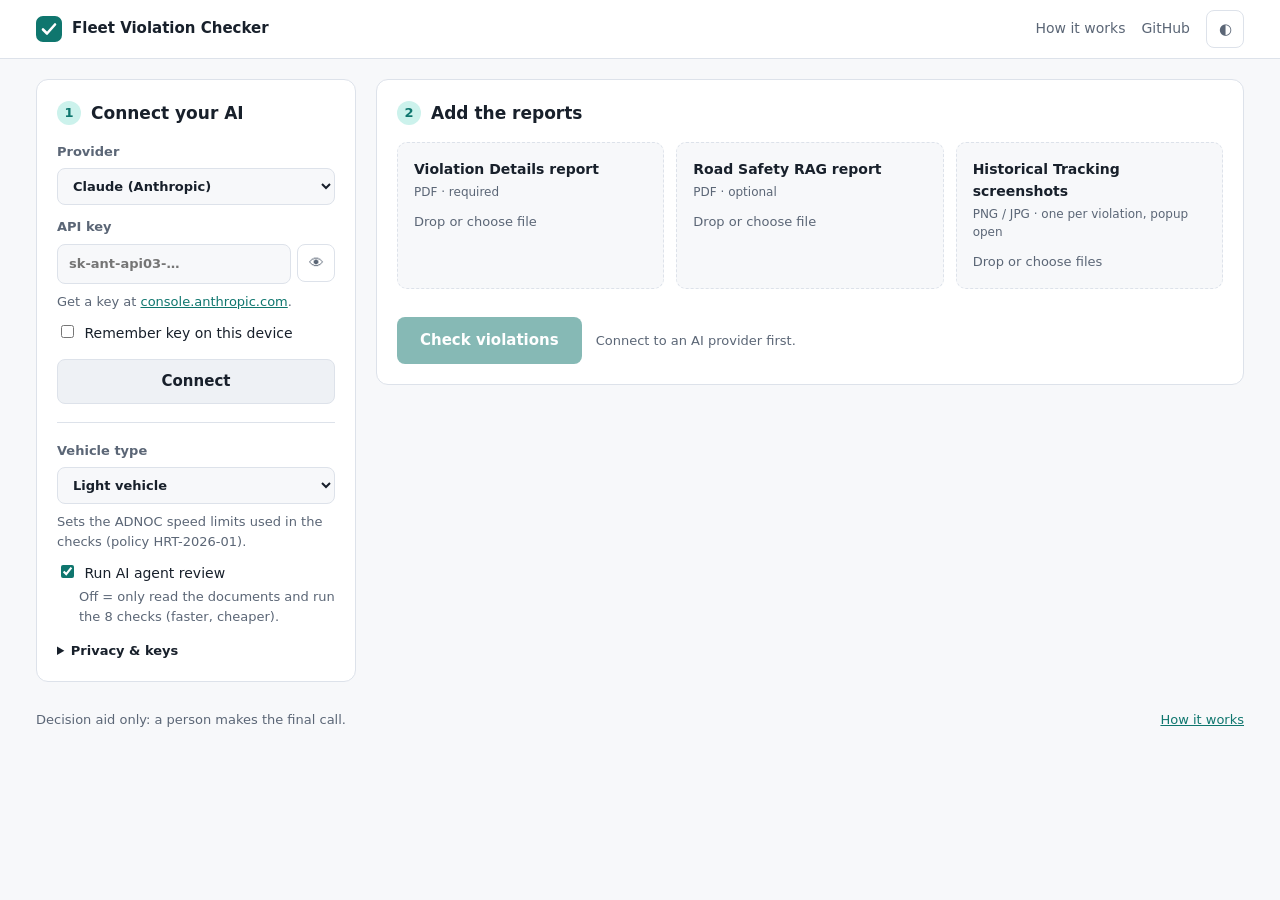
<file: docs/index.html>
<!doctype html>
<html lang="en">
<head>
<meta charset="utf-8">
<meta name="viewport" content="width=device-width, initial-scale=1">
<meta http-equiv="Content-Security-Policy" content="default-src 'self'; script-src 'self'; style-src 'self' 'unsafe-inline' https://fonts.googleapis.com; font-src https://fonts.gstatic.com; img-src 'self' blob: data:; connect-src https://api.anthropic.com https://api.openai.com https://generativelanguage.googleapis.com https://overpass-api.de https://overpass.private.coffee https://maps.mail.ru; base-uri 'none'; form-action 'none'">
<meta name="referrer" content="no-referrer">
<title>Fleet Violation Checker</title>
<meta name="description" content="Check whether IVMS speeding violations are genuine or false positives, using Claude, ChatGPT or Gemini, right in your browser.">
<link rel="preconnect" href="https://fonts.googleapis.com">
<link rel="preconnect" href="https://fonts.gstatic.com" crossorigin>
<link href="https://fonts.googleapis.com/css2?family=Inter:wght@400;500;600;700&family=JetBrains+Mono:wght@400;500&display=swap" rel="stylesheet">
<link rel="stylesheet" href="assets/app.css">
<link rel="icon" href="data:image/svg+xml,%3Csvg xmlns='http://www.w3.org/2000/svg' viewBox='0 0 26 26'%3E%3Crect width='26' height='26' rx='7' fill='%230f766e'/%3E%3Cpath d='M7 13.5l4 4 8-9' stroke='%23fff' stroke-width='2.6' fill='none' stroke-linecap='round' stroke-linejoin='round'/%3E%3C/svg%3E">
</head>
<body>
<header class="top">
  <div class="wrap bar">
    <a class="brand" href="./">
      <svg width="26" height="26" viewBox="0 0 26 26" aria-hidden="true"><rect width="26" height="26" rx="7" fill="var(--accent)"/><path d="M7 13.5l4 4 8-9" stroke="#fff" stroke-width="2.6" fill="none" stroke-linecap="round" stroke-linejoin="round"/></svg>
      Fleet Violation Checker
    </a>
    <nav>
      <a href="about.html">How it works</a>
      <a href="https://github.com/jaalak/fleet-violation-ai-agent">GitHub</a>
      <button class="icon-btn" id="theme" type="button" aria-label="Toggle dark mode" title="Toggle theme">◐</button>
    </nav>
  </div>
</header>

<main class="wrap layout">
  <!-- ============ left: AI provider ============ -->
  <aside class="panel" aria-labelledby="ai-h">
    <h2 id="ai-h"><span class="num">1</span> Connect your AI</h2>

    <label class="field">Provider
      <select id="provider">
        <option value="anthropic">Claude (Anthropic)</option>
        <option value="openai">ChatGPT (OpenAI)</option>
        <option value="gemini">Google Gemini</option>
      </select>
    </label>

    <label class="field">API key
      <span class="key-row">
        <input id="apikey" type="password" autocomplete="off" spellcheck="false" placeholder="Paste your API key">
        <button class="icon-btn" id="showkey" type="button" aria-label="Show key" title="Show / hide">👁</button>
      </span>
    </label>
    <p class="hint" id="keyhint"></p>

    <label class="check"><input type="checkbox" id="remember"> Remember key on this device</label>

    <button class="btn" id="connect" type="button">Connect</button>
    <div id="connstatus" class="status" role="status" aria-live="polite"></div>

    <div id="modelbox" hidden>
      <label class="field">Model
        <select id="model"></select>
      </label>
      <label class="field" id="custombox" hidden>Model id
        <input id="custommodel" type="text" spellcheck="false" placeholder="e.g. claude-opus-5-5">
      </label>
    </div>

    <hr>
    <label class="field">Vehicle type
      <select id="vehicle">
        <option value="light">Light vehicle</option>
        <option value="bus_small">Bus, 22 seats or fewer</option>
        <option value="heavy">Heavy vehicle / bus 23+ seats</option>
      </select>
    </label>
    <p class="hint">Sets the ADNOC speed limits used in the checks (policy HRT-2026-01).</p>
    <label class="check"><input type="checkbox" id="useagent" checked> Run AI agent review
      <span class="hint block">Off = only read the documents and run the 8 checks (faster, cheaper).</span></label>

    <details class="privacy">
      <summary>Privacy &amp; keys</summary>
      <p>This page has no server. Your key and files go straight from your browser to the AI provider you
        chose, and GPS points go to OpenStreetMap for the road check. Nothing is sent to GitHub or to us.</p>
      <p>The key is kept for this tab only, unless you tick "Remember", which stores it in this browser.
        Use a key with a spending limit.</p>
      <p>Chat subscriptions (Claude Pro/Max, ChatGPT Plus, Gemini Advanced) don't include API access.
        Gemini offers a free-tier API key.</p>
    </details>
  </aside>

  <!-- ============ right: files + results ============ -->
  <section class="main">
    <div class="panel">
      <h2><span class="num">2</span> Add the reports</h2>
      <div class="drops">
        <label class="drop" id="drop-viol">
          <input type="file" id="f-viol" accept="application/pdf">
          <strong>Violation Details report</strong><span>PDF · required</span>
          <em class="filename" data-empty="Drop or choose file"></em>
        </label>
        <label class="drop" id="drop-rag">
          <input type="file" id="f-rag" accept="application/pdf">
          <strong>Road Safety RAG report</strong><span>PDF · optional</span>
          <em class="filename" data-empty="Drop or choose file"></em>
        </label>
        <label class="drop" id="drop-shots">
          <input type="file" id="f-shots" accept="image/png,image/jpeg,image/webp" multiple>
          <strong>Historical Tracking screenshots</strong><span>PNG / JPG · one per violation, popup open</span>
          <em class="filename" data-empty="Drop or choose files"></em>
        </label>
      </div>
      <div class="thumbs" id="thumbs"></div>
      <div class="run-row">
        <button class="btn primary" id="run" type="button" disabled>Check violations</button>
        <span class="hint" id="runhint">Connect to an AI provider and add the Violation Details PDF.</span>
      </div>
    </div>

    <div class="panel" id="logpanel" hidden>
      <div class="log-head"><h3 id="logtitle">Working…</h3><span class="spinner" id="spinner"></span></div>
      <ol class="log" id="log"></ol>
    </div>

    <div id="results"></div>
  </section>
</main>

<footer class="wrap foot">
  <span>Decision aid only: a person makes the final call.</span>
  <a href="about.html">How it works</a>
</footer>

<script type="module" src="js/app.js"></script>
</body>
</html>
</file>
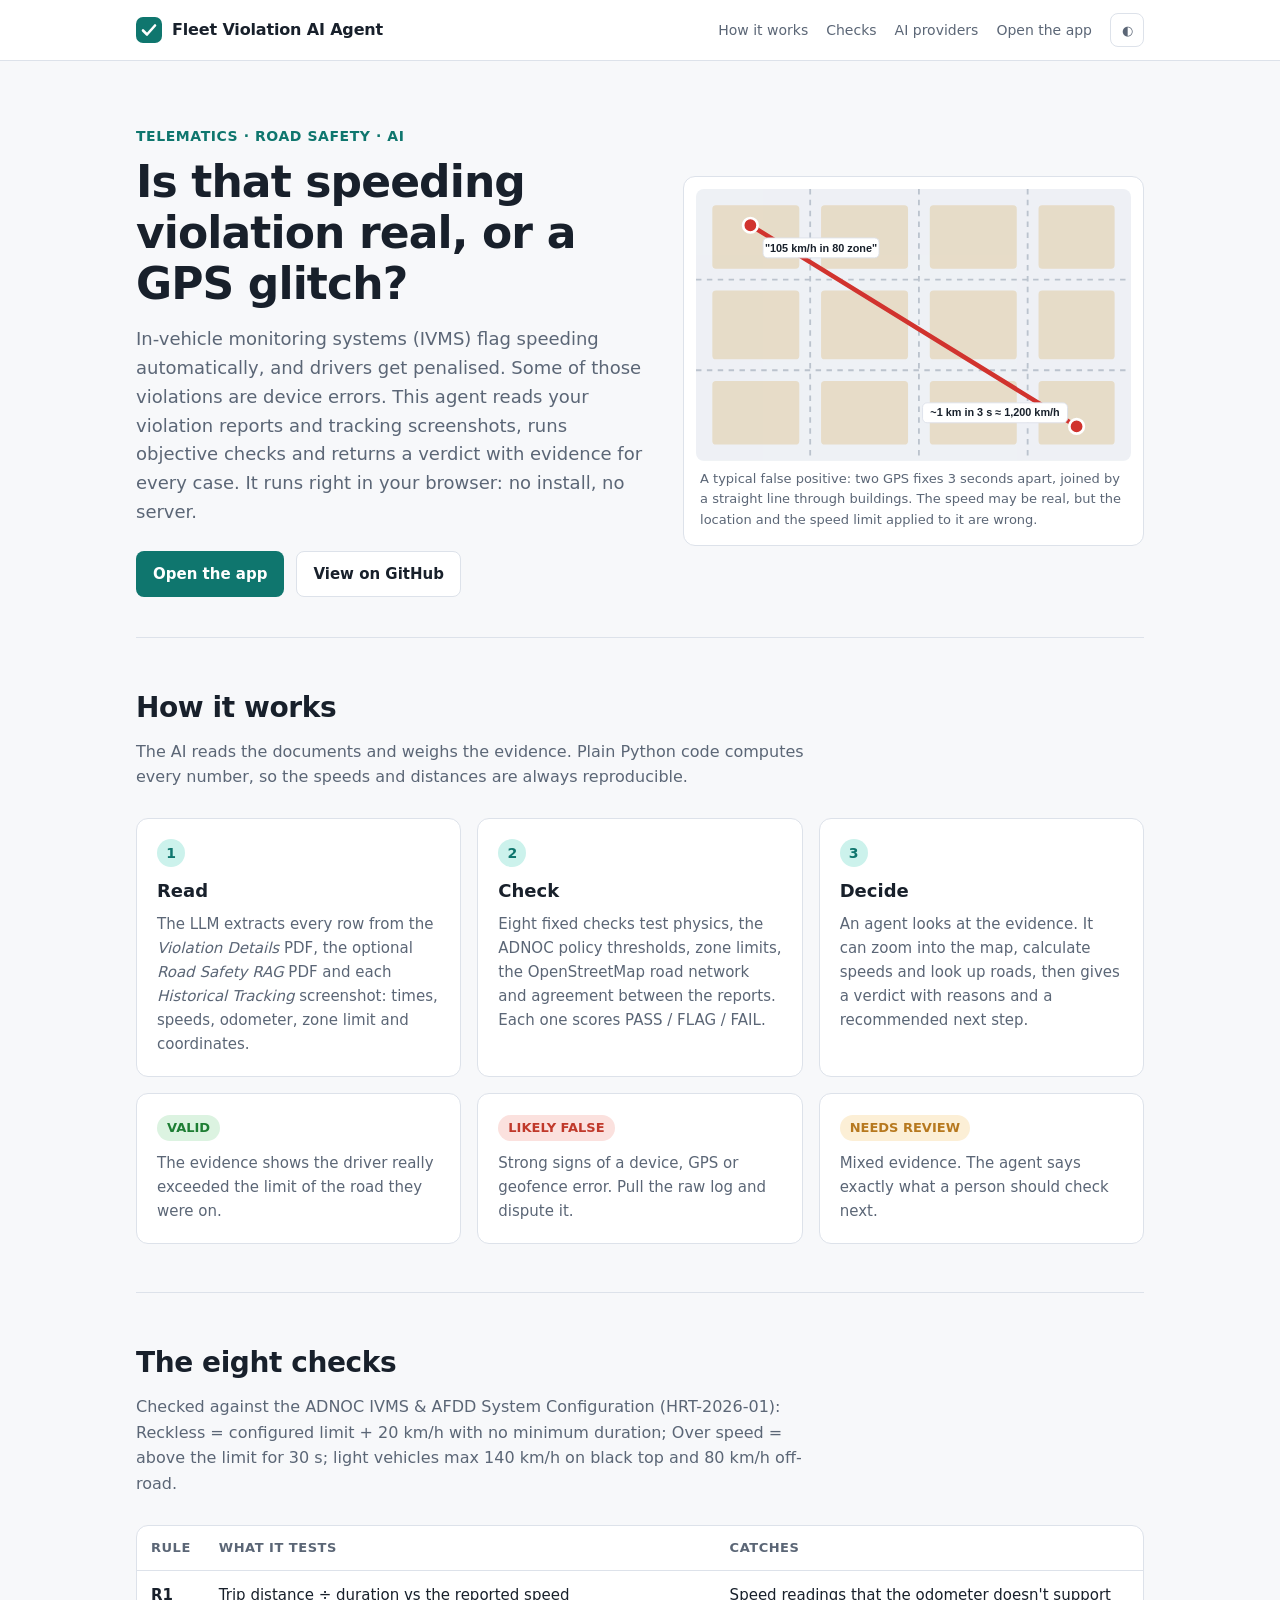
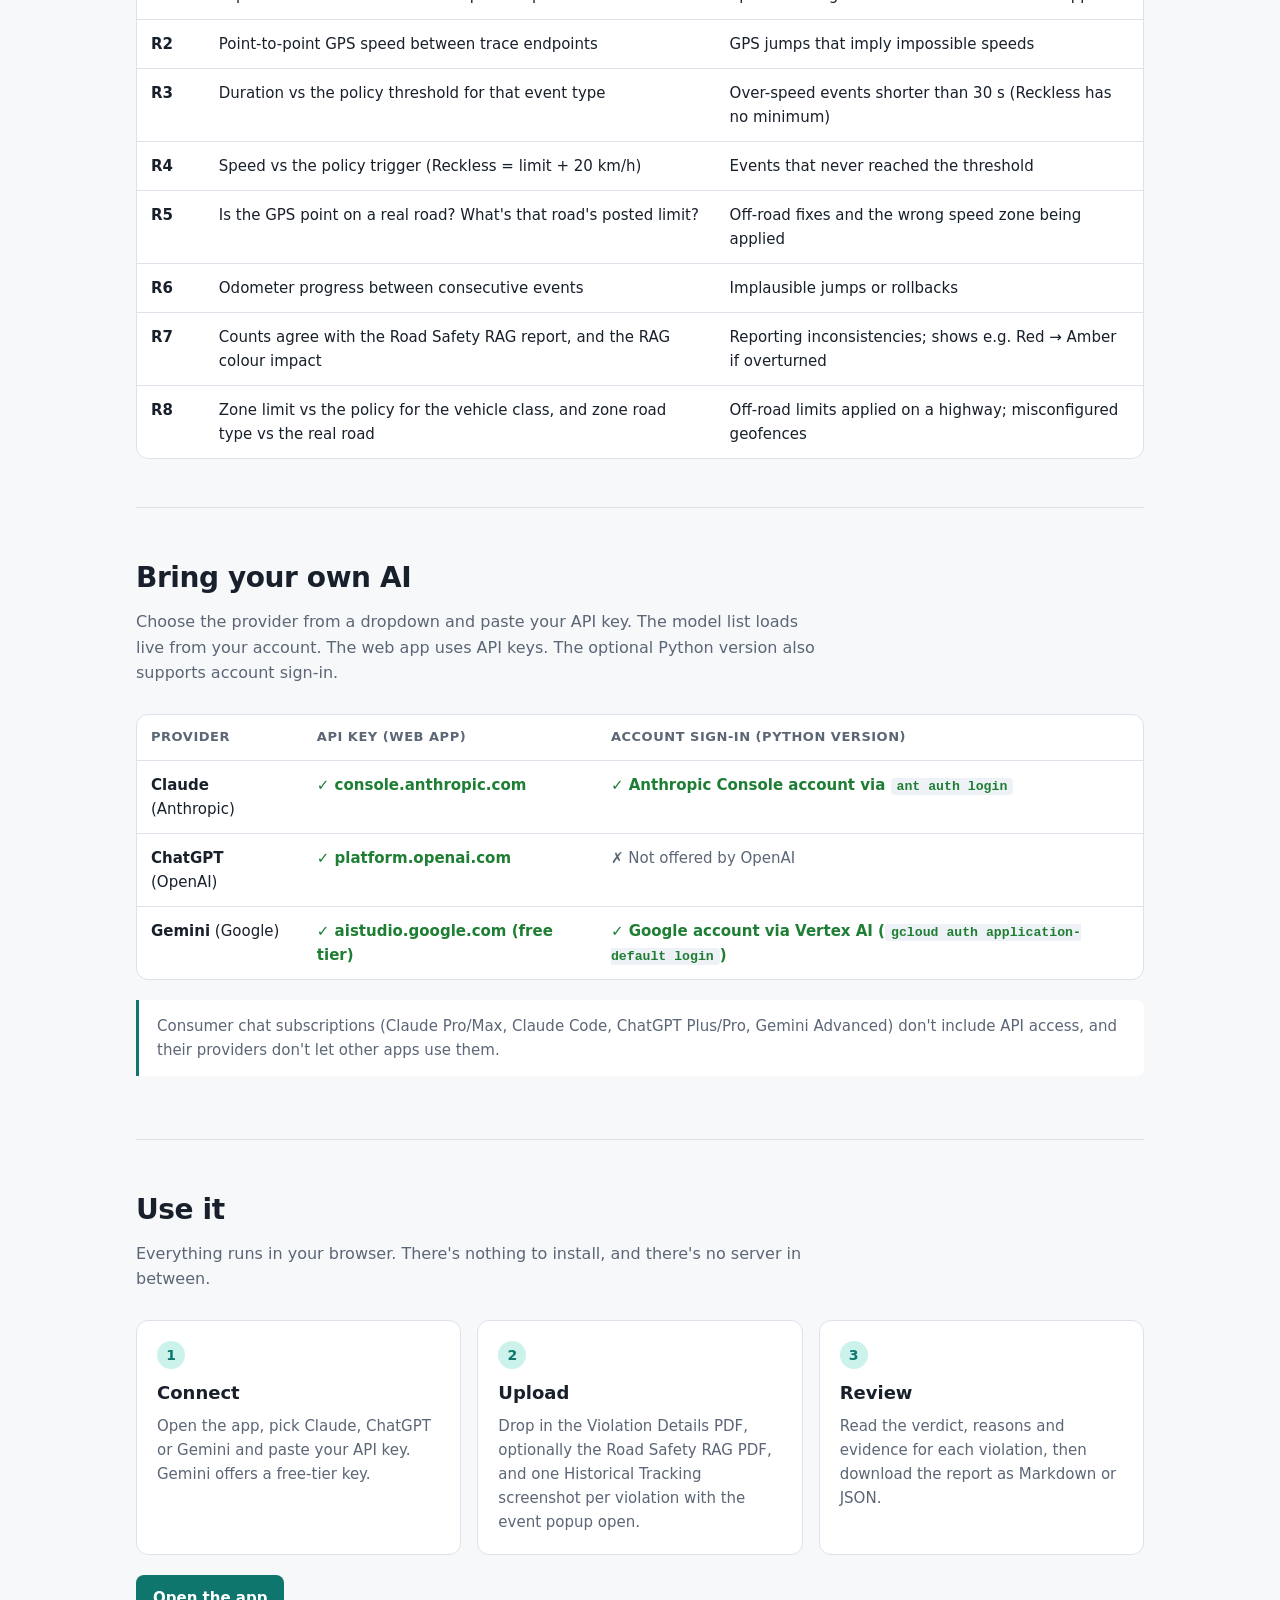
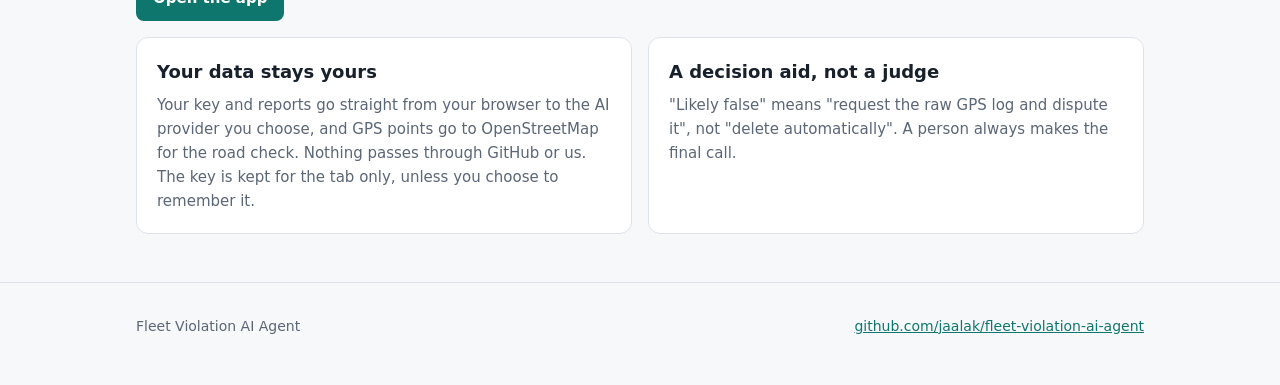
<file: docs/about.html>
<!doctype html>
<html lang="en">
<head>
<meta charset="utf-8">
<meta name="viewport" content="width=device-width, initial-scale=1">
<meta http-equiv="Content-Security-Policy" content="default-src 'self'; script-src 'self'; style-src 'self' 'unsafe-inline' https://fonts.googleapis.com; font-src https://fonts.gstatic.com; img-src 'self' data:; base-uri 'none'">
<title>How It Works · Fleet Violation Checker</title>
<meta name="description" content="An AI agent that checks whether IVMS speeding violations are genuine or false positives caused by GPS jumps, wrong speed zones or sensor spikes.">
<link rel="preconnect" href="https://fonts.googleapis.com">
<link rel="preconnect" href="https://fonts.gstatic.com" crossorigin>
<link href="https://fonts.googleapis.com/css2?family=Inter:wght@400;500;600;700&family=JetBrains+Mono:wght@400;500&display=swap" rel="stylesheet">
<style>
  :root {
    --bg: #f7f8fa; --surface: #ffffff; --surface-2: #eef1f5; --text: #18202b; --muted: #5b6676;
    --border: #dde2ea; --accent: #0f766e; --accent-soft: #ccf2ec;
    --ok: #1e7e34; --ok-soft: #dcf3e1; --bad: #c0392b; --bad-soft: #fbe1de; --warn: #b7791f; --warn-soft: #fcefd6;
    --road: #9aa5b4; --block: #e7dcc8; --trace: #d1332e; --code-bg: #0f1720; --code-text: #e6edf3;
  }
  @media (prefers-color-scheme: dark) {
    :root:not([data-theme="light"]) {
      --bg: #0d1117; --surface: #151b23; --surface-2: #1c2430; --text: #e6edf3; --muted: #9aa7b6;
      --border: #2a3441; --accent: #2dd4bf; --accent-soft: #0f3a36;
      --ok: #4ade80; --ok-soft: #12301d; --bad: #f87171; --bad-soft: #3a1717; --warn: #fbbf24; --warn-soft: #3a2c0d;
      --road: #4b5563; --block: #2b2a26; --trace: #f87171; --code-bg: #0a0e14; --code-text: #e6edf3;
    }
  }
  :root[data-theme="dark"] {
    --bg: #0d1117; --surface: #151b23; --surface-2: #1c2430; --text: #e6edf3; --muted: #9aa7b6;
    --border: #2a3441; --accent: #2dd4bf; --accent-soft: #0f3a36;
    --ok: #4ade80; --ok-soft: #12301d; --bad: #f87171; --bad-soft: #3a1717; --warn: #fbbf24; --warn-soft: #3a2c0d;
    --road: #4b5563; --block: #2b2a26; --trace: #f87171; --code-bg: #0a0e14; --code-text: #e6edf3;
  }
  * { box-sizing: border-box; }
  html { scroll-behavior: smooth; }
  body { margin: 0; background: var(--bg); color: var(--text); font: 16px/1.6 Inter, system-ui, sans-serif; }
  a { color: var(--accent); }
  .wrap { max-width: 1040px; margin: 0 auto; padding: 0 16px; }
  header.top { border-bottom: 1px solid var(--border); background: var(--surface); }
  header.top .wrap { display: flex; align-items: center; justify-content: space-between; height: 60px; gap: 12px; }
  .brand { font-weight: 700; letter-spacing: -0.01em; display: flex; align-items: center; gap: 10px; }
  .brand svg { flex: none; }
  nav { display: flex; gap: 18px; align-items: center; }
  nav a { color: var(--muted); text-decoration: none; font-size: 14px; font-weight: 500; }
  nav a:hover { color: var(--text); }
  .btn { display: inline-flex; align-items: center; gap: 8px; padding: 10px 16px; border-radius: 8px; font-weight: 600;
         font-size: 15px; text-decoration: none; border: 1px solid var(--border); color: var(--text); background: var(--surface); }
  .btn.primary { background: var(--accent); color: #fff; border-color: transparent; }
  :root[data-theme="dark"] .btn.primary { color: #062b27; }
  @media (prefers-color-scheme: dark) { :root:not([data-theme="light"]) .btn.primary { color: #062b27; } }
  .hero { padding: 64px 0 40px; display: grid; grid-template-columns: 1.1fr 1fr; gap: 40px; align-items: center; }
  .eyebrow { color: var(--accent); font-weight: 600; font-size: 14px; letter-spacing: 0.04em; text-transform: uppercase; }
  h1 { font-size: clamp(30px, 5vw, 44px); line-height: 1.15; letter-spacing: -0.02em; margin: 10px 0 16px; }
  h2 { font-size: 28px; letter-spacing: -0.015em; margin: 0 0 8px; }
  h3 { font-size: 18px; margin: 0 0 6px; }
  .lead { font-size: 18px; color: var(--muted); margin: 0 0 24px; }
  .cta { display: flex; gap: 12px; flex-wrap: wrap; }
  section { padding: 48px 0; border-top: 1px solid var(--border); }
  .sub { color: var(--muted); margin: 0 0 28px; max-width: 680px; }
  .card { background: var(--surface); border: 1px solid var(--border); border-radius: 12px; padding: 20px; }
  .grid3 { display: grid; grid-template-columns: repeat(3, 1fr); gap: 16px; }
  .grid2 { display: grid; grid-template-columns: repeat(2, 1fr); gap: 16px; }
  .step-n { width: 28px; height: 28px; border-radius: 50%; background: var(--accent-soft); color: var(--accent);
            display: grid; place-items: center; font-weight: 700; font-size: 14px; margin-bottom: 10px; }
  .card p { margin: 0; color: var(--muted); font-size: 15px; }
  .figure { background: var(--surface); border: 1px solid var(--border); border-radius: 12px; padding: 12px; }
  .figure figcaption { font-size: 13px; color: var(--muted); padding: 8px 4px 2px; }
  .figure svg { width: 100%; height: auto; display: block; border-radius: 8px; }
  table { width: 100%; border-collapse: collapse; font-size: 15px; }
  th, td { text-align: left; padding: 12px 14px; border-bottom: 1px solid var(--border); vertical-align: top; }
  th { font-size: 13px; text-transform: uppercase; letter-spacing: 0.04em; color: var(--muted); font-weight: 600; }
  .table-wrap { background: var(--surface); border: 1px solid var(--border); border-radius: 12px; overflow-x: auto; }
  .table-wrap tr:last-child td { border-bottom: 0; }
  code, pre { font-family: "JetBrains Mono", ui-monospace, monospace; }
  td code, p code, li code { background: var(--surface-2); padding: 1px 6px; border-radius: 4px; font-size: 0.88em; }
  pre { background: var(--code-bg); color: var(--code-text); padding: 18px 20px; border-radius: 12px; overflow-x: auto;
        font-size: 14px; line-height: 1.7; margin: 0; }
  pre .c { color: #7d8b99; }
  .pill { display: inline-block; padding: 3px 10px; border-radius: 999px; font-size: 13px; font-weight: 600; }
  .pill.ok { background: var(--ok-soft); color: var(--ok); }
  .pill.bad { background: var(--bad-soft); color: var(--bad); }
  .pill.warn { background: var(--warn-soft); color: var(--warn); }
  .yes { color: var(--ok); font-weight: 600; }
  .no { color: var(--muted); }
  .note { border-left: 3px solid var(--accent); background: var(--surface); padding: 14px 18px; border-radius: 0 8px 8px 0;
          color: var(--muted); font-size: 15px; margin-top: 20px; }
  footer { padding: 32px 0 48px; border-top: 1px solid var(--border); color: var(--muted); font-size: 14px; }
  footer .wrap { display: flex; justify-content: space-between; gap: 16px; flex-wrap: wrap; }
  .theme-toggle { background: none; border: 1px solid var(--border); color: var(--muted); border-radius: 8px;
                  width: 34px; height: 34px; cursor: pointer; display: grid; place-items: center; }
  @media (max-width: 820px) {
    .hero { grid-template-columns: 1fr; padding-top: 40px; }
    .grid3, .grid2 { grid-template-columns: 1fr; }
    nav a.hide-sm { display: none; }
  }
</style>
</head>
<body>
<header class="top">
  <div class="wrap">
    <div class="brand">
      <svg width="26" height="26" viewBox="0 0 26 26" aria-hidden="true"><rect width="26" height="26" rx="7" fill="var(--accent)"/><path d="M7 13.5l4 4 8-9" stroke="#fff" stroke-width="2.6" fill="none" stroke-linecap="round" stroke-linejoin="round"/></svg>
      Fleet Violation AI Agent
    </div>
    <nav>
      <a class="hide-sm" href="#how">How it works</a>
      <a class="hide-sm" href="#checks">Checks</a>
      <a class="hide-sm" href="#providers">AI providers</a>
      <a href="./">Open the app</a>
      <button class="theme-toggle" id="theme" aria-label="Toggle dark mode" title="Toggle theme">◐</button>
    </nav>
  </div>
</header>

<main class="wrap">
  <div class="hero">
    <div>
      <div class="eyebrow">Telematics · Road safety · AI</div>
      <h1>Is that speeding violation real, or a GPS glitch?</h1>
      <p class="lead">In-vehicle monitoring systems (IVMS) flag speeding automatically, and drivers get penalised.
        Some of those violations are device errors. This agent reads your violation reports and tracking
        screenshots, runs objective checks and returns a verdict with evidence for every case. It runs right in your browser: no install, no server.</p>
      <div class="cta">
        <a class="btn primary" href="./">Open the app</a>
        <a class="btn" href="https://github.com/jaalak/fleet-violation-ai-agent">View on GitHub</a>
      </div>
    </div>
    <figure class="figure" style="margin:0">
      <svg viewBox="0 0 480 300" role="img" aria-label="Map sketch: a red trace cuts straight across city blocks between two GPS fixes three seconds apart">
        <rect width="480" height="300" fill="var(--surface-2)"/>
        <g fill="var(--block)">
          <rect x="18" y="18" width="96" height="70" rx="4"/><rect x="138" y="18" width="96" height="70" rx="4"/>
          <rect x="258" y="18" width="96" height="70" rx="4"/><rect x="378" y="18" width="84" height="70" rx="4"/>
          <rect x="18" y="112" width="96" height="76" rx="4"/><rect x="138" y="112" width="96" height="76" rx="4"/>
          <rect x="258" y="112" width="96" height="76" rx="4"/><rect x="378" y="112" width="84" height="76" rx="4"/>
          <rect x="18" y="212" width="96" height="70" rx="4"/><rect x="138" y="212" width="96" height="70" rx="4"/>
          <rect x="258" y="212" width="96" height="70" rx="4"/><rect x="378" y="212" width="84" height="70" rx="4"/>
        </g>
        <g stroke="var(--road)" stroke-width="2" stroke-dasharray="6 6" opacity=".6">
          <line x1="0" y1="100" x2="480" y2="100"/><line x1="0" y1="200" x2="480" y2="200"/>
          <line x1="126" y1="0" x2="126" y2="300"/><line x1="246" y1="0" x2="246" y2="300"/><line x1="366" y1="0" x2="366" y2="300"/>
        </g>
        <line x1="60" y1="40" x2="420" y2="262" stroke="var(--trace)" stroke-width="5" stroke-linecap="round"/>
        <circle cx="60" cy="40" r="8" fill="var(--trace)" stroke="var(--surface)" stroke-width="3"/>
        <circle cx="420" cy="262" r="8" fill="var(--trace)" stroke="var(--surface)" stroke-width="3"/>
        <g font-family="Inter, sans-serif" font-size="12" font-weight="600">
          <rect x="250" y="236" width="160" height="22" rx="5" fill="var(--surface)" stroke="var(--border)"/>
          <text x="330" y="251" text-anchor="middle" fill="var(--text)">~1 km in 3 s ≈ 1,200 km/h</text>
          <rect x="74" y="54" width="128" height="22" rx="5" fill="var(--surface)" stroke="var(--border)"/>
          <text x="138" y="69" text-anchor="middle" fill="var(--text)">"105 km/h in 80 zone"</text>
        </g>
      </svg>
      <figcaption>A typical false positive: two GPS fixes 3 seconds apart, joined by a straight line through
        buildings. The speed may be real, but the location and the speed limit applied to it are wrong.</figcaption>
    </figure>
  </div>

  <section id="how">
    <h2>How it works</h2>
    <p class="sub">The AI reads the documents and weighs the evidence. Plain Python code computes every
      number, so the speeds and distances are always reproducible.</p>
    <div class="grid3">
      <div class="card"><div class="step-n">1</div><h3>Read</h3>
        <p>The LLM extracts every row from the <em>Violation Details</em> PDF, the optional <em>Road Safety RAG</em>
          PDF and each <em>Historical Tracking</em> screenshot: times, speeds, odometer, zone limit and coordinates.</p></div>
      <div class="card"><div class="step-n">2</div><h3>Check</h3>
        <p>Eight fixed checks test physics, the ADNOC policy thresholds, zone limits, the OpenStreetMap road network and
          agreement between the reports. Each one scores PASS / FLAG / FAIL.</p></div>
      <div class="card"><div class="step-n">3</div><h3>Decide</h3>
        <p>An agent looks at the evidence. It can zoom into the map, calculate speeds and look up roads, then
          gives a verdict with reasons and a recommended next step.</p></div>
    </div>
    <div class="grid3" style="margin-top:16px">
      <div class="card"><span class="pill ok">VALID</span><p style="margin-top:10px">The evidence shows the driver really
        exceeded the limit of the road they were on.</p></div>
      <div class="card"><span class="pill bad">LIKELY FALSE</span><p style="margin-top:10px">Strong signs of a device, GPS
        or geofence error. Pull the raw log and dispute it.</p></div>
      <div class="card"><span class="pill warn">NEEDS REVIEW</span><p style="margin-top:10px">Mixed evidence. The agent says
        exactly what a person should check next.</p></div>
    </div>
  </section>

  <section id="checks">
    <h2>The eight checks</h2>
    <p class="sub">Checked against the ADNOC IVMS &amp; AFDD System Configuration (HRT-2026-01): Reckless = configured limit + 20&nbsp;km/h with no minimum duration; Over speed = above the limit for 30&nbsp;s; light vehicles max 140&nbsp;km/h on black top and 80&nbsp;km/h off-road.</p>
    <div class="table-wrap">
      <table>
        <thead><tr><th>Rule</th><th>What it tests</th><th>Catches</th></tr></thead>
        <tbody>
          <tr><td><strong>R1</strong></td><td>Trip distance ÷ duration vs the reported speed</td><td>Speed readings that the odometer doesn't support</td></tr>
          <tr><td><strong>R2</strong></td><td>Point-to-point GPS speed between trace endpoints</td><td>GPS jumps that imply impossible speeds</td></tr>
          <tr><td><strong>R3</strong></td><td>Duration vs the policy threshold for that event type</td><td>Over-speed events shorter than 30 s (Reckless has no minimum)</td></tr>
          <tr><td><strong>R4</strong></td><td>Speed vs the policy trigger (Reckless = limit + 20 km/h)</td><td>Events that never reached the threshold</td></tr>
          <tr><td><strong>R5</strong></td><td>Is the GPS point on a real road? What's that road's posted limit?</td><td>Off-road fixes and the wrong speed zone being applied</td></tr>
          <tr><td><strong>R6</strong></td><td>Odometer progress between consecutive events</td><td>Implausible jumps or rollbacks</td></tr>
          <tr><td><strong>R7</strong></td><td>Counts agree with the Road Safety RAG report, and the RAG colour impact</td><td>Reporting inconsistencies; shows e.g. Red → Amber if overturned</td></tr>
          <tr><td><strong>R8</strong></td><td>Zone limit vs the policy for the vehicle class, and zone road type vs the real road</td><td>Off-road limits applied on a highway; misconfigured geofences</td></tr>
        </tbody>
      </table>
    </div>
  </section>

  <section id="providers">
    <h2>Bring your own AI</h2>
    <p class="sub">Choose the provider from a dropdown and paste your API key. The model list loads live from your
      account. The web app uses API keys. The optional Python version also supports account sign-in.</p>
    <div class="table-wrap">
      <table>
        <thead><tr><th>Provider</th><th>API key (web app)</th><th>Account sign-in (Python version)</th></tr></thead>
        <tbody>
          <tr><td><strong>Claude</strong> (Anthropic)</td><td class="yes">✓ console.anthropic.com</td>
              <td class="yes">✓ Anthropic Console account via <code>ant auth login</code></td></tr>
          <tr><td><strong>ChatGPT</strong> (OpenAI)</td><td class="yes">✓ platform.openai.com</td>
              <td class="no">✗ Not offered by OpenAI</td></tr>
          <tr><td><strong>Gemini</strong> (Google)</td><td class="yes">✓ aistudio.google.com (free tier)</td>
              <td class="yes">✓ Google account via Vertex AI (<code>gcloud auth application-default login</code>)</td></tr>
        </tbody>
      </table>
    </div>
    <p class="note">Consumer chat subscriptions (Claude Pro/Max, Claude Code, ChatGPT Plus/Pro, Gemini Advanced)
      don't include API access, and their providers don't let other apps use them.</p>
  </section>

  <section id="start">
    <h2>Use it</h2>
    <p class="sub">Everything runs in your browser. There's nothing to install, and there's no server in between.</p>
    <div class="grid3">
      <div class="card"><div class="step-n">1</div><h3>Connect</h3><p>Open the app, pick Claude, ChatGPT or Gemini and
        paste your API key. Gemini offers a free-tier key.</p></div>
      <div class="card"><div class="step-n">2</div><h3>Upload</h3><p>Drop in the Violation Details PDF, optionally the
        Road Safety RAG PDF, and one Historical Tracking screenshot per violation with the event popup open.</p></div>
      <div class="card"><div class="step-n">3</div><h3>Review</h3><p>Read the verdict, reasons and evidence for each
        violation, then download the report as Markdown or JSON.</p></div>
    </div>
    <div class="cta" style="margin-top:20px"><a class="btn primary" href="./">Open the app</a></div>
    <div class="grid2" style="margin-top:16px">
      <div class="card"><h3>Your data stays yours</h3><p>Your key and reports go straight from your browser to the
        AI provider you choose, and GPS points go to OpenStreetMap for the road check. Nothing passes through GitHub
        or us. The key is kept for the tab only, unless you choose to remember it.</p></div>
      <div class="card"><h3>A decision aid, not a judge</h3><p>"Likely false" means "request the raw GPS log and
        dispute it", not "delete automatically". A person always makes the final call.</p></div>
    </div>
  </section>
</main>

<footer>
  <div class="wrap">
    <span>Fleet Violation AI Agent</span>
    <a href="https://github.com/jaalak/fleet-violation-ai-agent">github.com/jaalak/fleet-violation-ai-agent</a>
  </div>
</footer>

<script src="js/theme.js"></script>
</body>
</html>
</file>
<file: docs/assets/app.css>
:root {
  --bg: #f7f8fa; --surface: #ffffff; --surface-2: #eef1f5; --text: #18202b; --muted: #5b6676;
  --border: #dde2ea; --accent: #0f766e; --accent-soft: #ccf2ec; --on-accent: #ffffff;
  --ok: #1e7e34; --ok-soft: #dcf3e1; --bad: #c0392b; --bad-soft: #fbe1de;
  --warn: #a8670c; --warn-soft: #fcefd6; --na: #6b7280; --na-soft: #eceef1;
}
@media (prefers-color-scheme: dark) {
  :root:not([data-theme="light"]) {
    --bg: #0d1117; --surface: #151b23; --surface-2: #1c2430; --text: #e6edf3; --muted: #9aa7b6;
    --border: #2a3441; --accent: #2dd4bf; --accent-soft: #0f3a36; --on-accent: #062b27;
    --ok: #4ade80; --ok-soft: #12301d; --bad: #f87171; --bad-soft: #3a1717;
    --warn: #fbbf24; --warn-soft: #3a2c0d; --na: #9aa7b6; --na-soft: #222b36;
  }
}
:root[data-theme="dark"] {
  --bg: #0d1117; --surface: #151b23; --surface-2: #1c2430; --text: #e6edf3; --muted: #9aa7b6;
  --border: #2a3441; --accent: #2dd4bf; --accent-soft: #0f3a36; --on-accent: #062b27;
  --ok: #4ade80; --ok-soft: #12301d; --bad: #f87171; --bad-soft: #3a1717;
  --warn: #fbbf24; --warn-soft: #3a2c0d; --na: #9aa7b6; --na-soft: #222b36;
}

* { box-sizing: border-box; }
[hidden] { display: none !important; }
body { margin: 0; background: var(--bg); color: var(--text); font: 15px/1.55 Inter, system-ui, sans-serif; }
a { color: var(--accent); }
h2 { font-size: 17px; margin: 0 0 16px; display: flex; align-items: center; gap: 10px; }
h3 { font-size: 15px; margin: 0; }
hr { border: 0; border-top: 1px solid var(--border); margin: 18px 0; }
.wrap { max-width: 1240px; margin: 0 auto; padding: 0 16px; }

header.top { background: var(--surface); border-bottom: 1px solid var(--border); }
.bar { display: flex; align-items: center; justify-content: space-between; height: 58px; gap: 12px; }
.brand { display: flex; align-items: center; gap: 10px; font-weight: 700; color: var(--text); text-decoration: none; }
nav { display: flex; align-items: center; gap: 16px; }
nav a { color: var(--muted); text-decoration: none; font-weight: 500; font-size: 14px; }
nav a:hover { color: var(--text); }

.layout { display: grid; grid-template-columns: 320px minmax(0, 1fr); gap: 20px; padding-top: 20px; padding-bottom: 20px; align-items: start; }
.main { display: flex; flex-direction: column; gap: 20px; min-width: 0; }
.panel { background: var(--surface); border: 1px solid var(--border); border-radius: 12px; padding: 20px; }
aside.panel { position: sticky; top: 16px; }
.num { width: 24px; height: 24px; border-radius: 50%; background: var(--accent-soft); color: var(--accent);
       display: inline-grid; place-items: center; font-size: 13px; font-weight: 700; flex: none; }

.field { display: flex; flex-direction: column; gap: 6px; font-size: 13px; font-weight: 600; color: var(--muted); margin-bottom: 12px; }
select, input[type="text"], input[type="password"] {
  font: inherit; color: var(--text); background: var(--bg); border: 1px solid var(--border); border-radius: 8px;
  padding: 9px 11px; width: 100%; min-width: 0;
}
select:focus, input:focus, button:focus-visible { outline: 2px solid var(--accent); outline-offset: 1px; }
.key-row { display: flex; gap: 6px; }
.check { display: block; font-size: 14px; margin: 4px 0 14px; cursor: pointer; }
.check input { margin-right: 6px; accent-color: var(--accent); }
.hint { font-size: 13px; color: var(--muted); margin: -4px 0 10px; }
.hint.block { display: block; margin: 2px 0 0 22px; }

.btn { font: inherit; font-weight: 600; border-radius: 8px; padding: 10px 16px; cursor: pointer; width: 100%;
       background: var(--surface-2); color: var(--text); border: 1px solid var(--border); }
.btn.primary { background: var(--accent); color: var(--on-accent); border-color: transparent; width: auto; padding: 11px 22px; }
.btn:disabled { opacity: .5; cursor: not-allowed; }
.icon-btn { background: none; border: 1px solid var(--border); color: var(--muted); border-radius: 8px;
            width: 38px; min-width: 38px; height: 38px; cursor: pointer; font-size: 15px; }
.status { font-size: 13px; margin: 10px 0 12px; }
.status.ok { color: var(--ok); } .status.err { color: var(--bad); }

.privacy { margin-top: 6px; font-size: 13px; color: var(--muted); }
.privacy summary { cursor: pointer; font-weight: 600; color: var(--text); }
.privacy p { margin: 8px 0; }

.drops { display: grid; grid-template-columns: repeat(3, 1fr); gap: 12px; }
.drop { position: relative; border: 1.5px dashed var(--border); border-radius: 10px; padding: 16px; cursor: pointer;
        display: flex; flex-direction: column; gap: 2px; background: var(--bg); transition: border-color .15s, background .15s; }
.drop:hover, .drop.over { border-color: var(--accent); background: var(--accent-soft); }
.drop.filled { border-style: solid; border-color: var(--accent); }
.drop input { position: absolute; inset: 0; opacity: 0; cursor: pointer; }
.drop strong { font-size: 14px; }
.drop span { font-size: 12px; color: var(--muted); }
.filename { font-style: normal; font-size: 13px; color: var(--accent); margin-top: 8px; word-break: break-all; }
.filename:empty::before { content: attr(data-empty); color: var(--muted); }
.thumbs { display: flex; gap: 8px; flex-wrap: wrap; margin-top: 12px; }
.thumbs img { height: 64px; border-radius: 6px; border: 1px solid var(--border); }
.run-row { display: flex; align-items: center; gap: 14px; margin-top: 16px; flex-wrap: wrap; }
.run-row .hint { margin: 0; min-width: 0; overflow-wrap: anywhere; }

.log-head { display: flex; align-items: center; justify-content: space-between; }
.log { margin: 10px 0 0; padding-left: 34px; font: 13px/1.6 "JetBrains Mono", ui-monospace, monospace; color: var(--muted);
       max-height: 220px; overflow-y: auto; }
.log li.err { color: var(--bad); }
.spinner { width: 18px; height: 18px; border: 2px solid var(--border); border-top-color: var(--accent); border-radius: 50%;
           animation: spin .8s linear infinite; }
.spinner.done { display: none; }
@keyframes spin { to { transform: rotate(360deg); } }

.summary-bar { display: flex; gap: 10px; flex-wrap: wrap; align-items: center; margin-bottom: 14px; }
.summary-bar .grow { flex: 1; }
.summary-bar .btn { width: auto; padding: 8px 14px; font-size: 14px; }
.pill { display: inline-flex; align-items: center; gap: 6px; padding: 3px 10px; border-radius: 999px; font-size: 12px; font-weight: 700; letter-spacing: .02em; }
.pill.VALID, .pill.PASS { background: var(--ok-soft); color: var(--ok); }
.pill.LIKELY_FALSE, .pill.FAIL { background: var(--bad-soft); color: var(--bad); }
.pill.NEEDS_REVIEW, .pill.FLAG { background: var(--warn-soft); color: var(--warn); }
.pill.NA, .pill.ERROR { background: var(--na-soft); color: var(--na); }

.case { background: var(--surface); border: 1px solid var(--border); border-radius: 12px; margin-bottom: 16px; overflow: hidden; }
.case-head { display: flex; align-items: center; gap: 12px; padding: 14px 20px; border-bottom: 1px solid var(--border); flex-wrap: wrap; }
.case-head .title { font-weight: 700; }
.case-head .meta { color: var(--muted); font-size: 13px; }
.case-body { display: grid; grid-template-columns: 1fr 300px; gap: 20px; padding: 20px; }
.case-body > * { min-width: 0; }
.verdict-summary { font-size: 16px; margin: 0 0 10px; }
.conf { display: flex; align-items: center; gap: 10px; font-size: 13px; color: var(--muted); margin-bottom: 14px; }
.conf .track { flex: 0 0 140px; height: 6px; background: var(--surface-2); border-radius: 3px; overflow: hidden; }
.conf .fill { height: 100%; background: var(--accent); }
.case h4 { margin: 14px 0 4px; font-size: 13px; text-transform: uppercase; letter-spacing: .04em; color: var(--muted); }
.case ul { margin: 0; padding-left: 20px; }
.action { margin-top: 14px; padding: 12px 14px; background: var(--accent-soft); border-radius: 8px; font-size: 14px; }
.error-box { padding: 12px 14px; background: var(--bad-soft); color: var(--bad); border-radius: 8px; font-size: 14px; }
.rules { width: 100%; border-collapse: collapse; font-size: 13px; margin-top: 6px; }
.rules td { padding: 8px 6px; border-top: 1px solid var(--border); vertical-align: top; }
.rules td:first-child { font-weight: 700; white-space: nowrap; }
.shot img { width: 100%; border-radius: 8px; border: 1px solid var(--border); cursor: zoom-in; }
.shot .none { color: var(--muted); font-size: 13px; }
.shot details { margin-top: 8px; font-size: 12px; }
.shot pre { white-space: pre-wrap; word-break: break-word; font-size: 11px; background: var(--surface-2); padding: 8px; border-radius: 6px; }

.foot { display: flex; justify-content: space-between; gap: 12px; padding-top: 8px; padding-bottom: 32px; color: var(--muted); font-size: 13px; flex-wrap: wrap; }

@media (max-width: 980px) {
  .layout { grid-template-columns: minmax(0, 1fr); }
  aside.panel { position: static; }
  .case-body { grid-template-columns: minmax(0, 1fr); }
}
@media (max-width: 680px) {
  .drops { grid-template-columns: 1fr; }
  nav a[href="about.html"] { display: none; }
}
</file>
